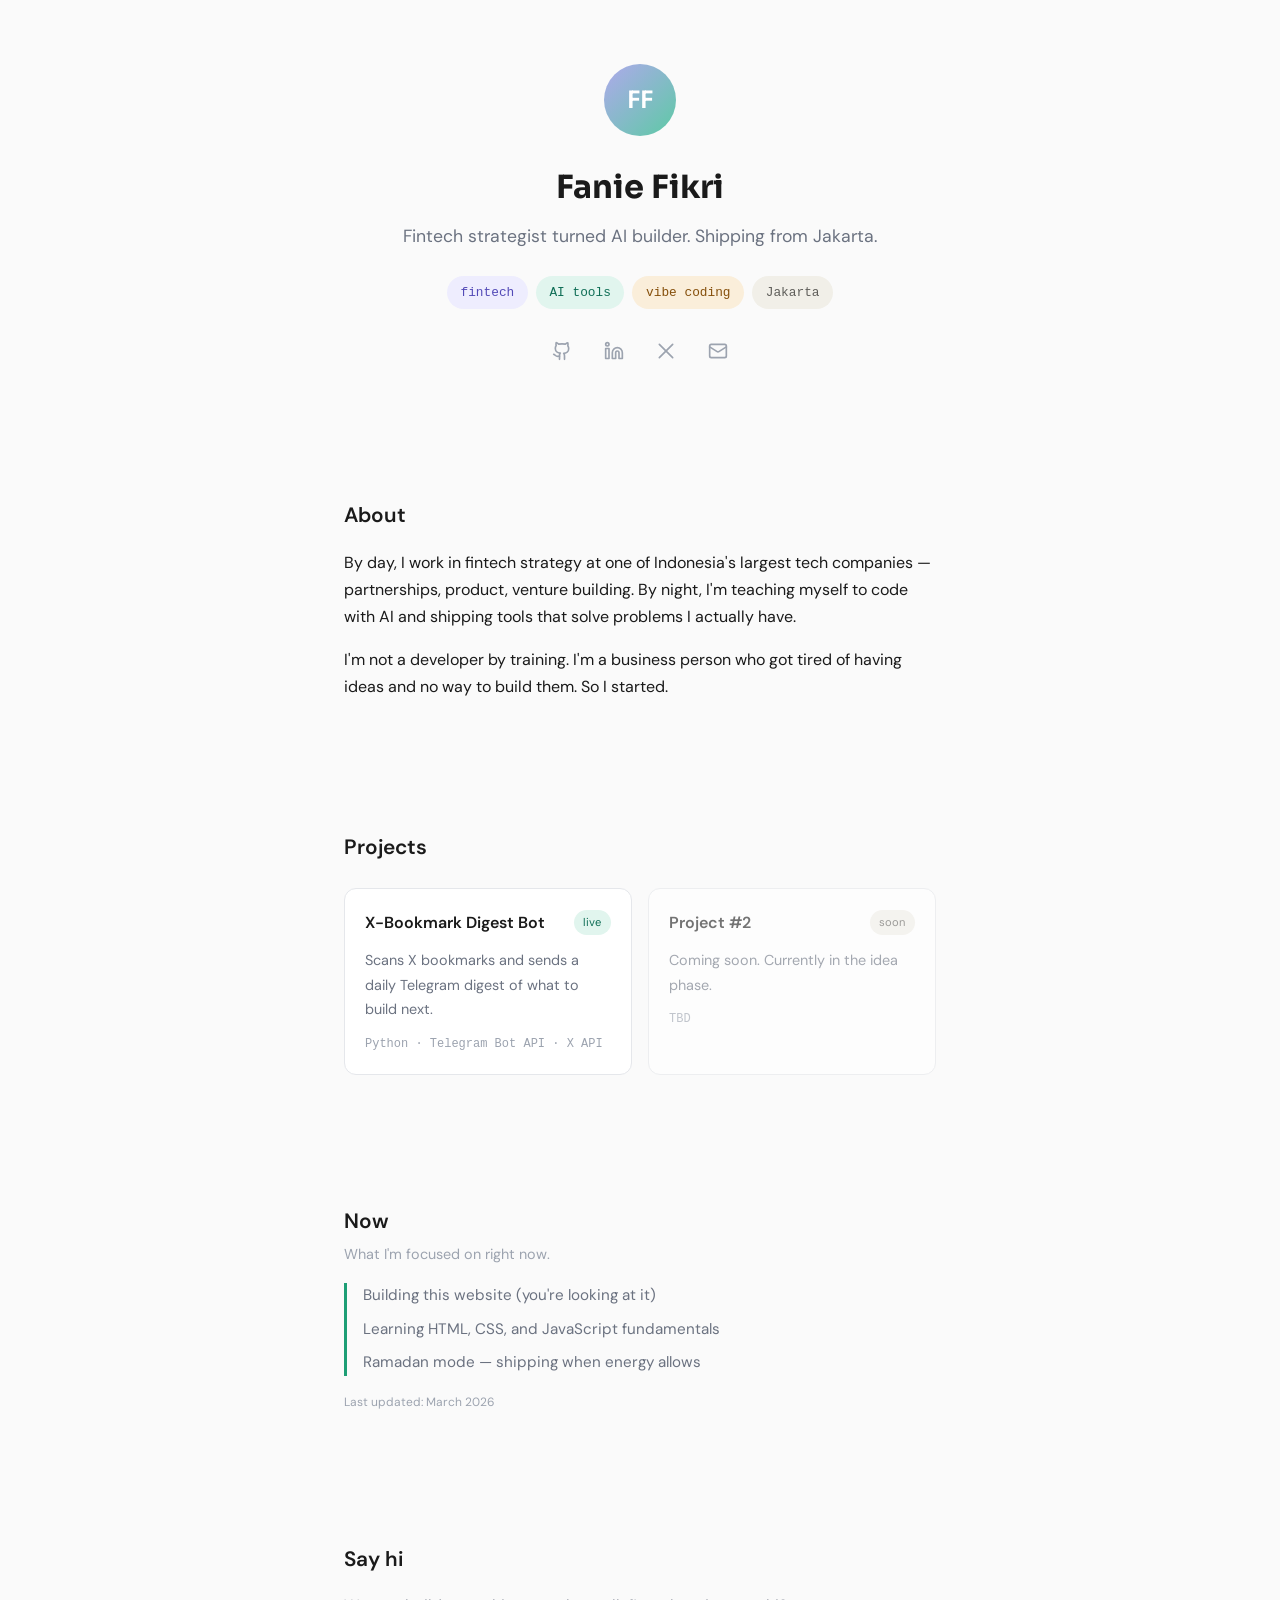
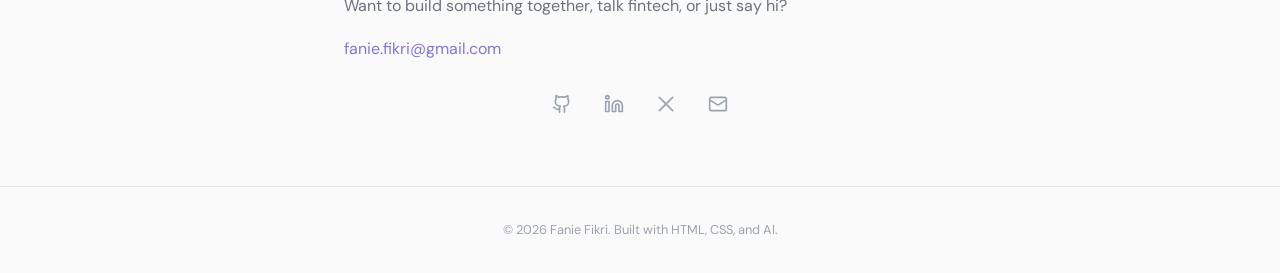
<file: index.html>
<!DOCTYPE html>
<html lang="en">
<head>
  <meta charset="UTF-8">
  <meta name="viewport" content="width=device-width, initial-scale=1.0">
  <title>Fanie Fikri — Builder</title>

  <!-- Primary meta -->
  <meta name="description" content="Fanie Fikri — Fintech strategist turned AI builder. Shipping tools from Jakarta.">
  <meta name="author" content="Fanie Fikri">

  <!-- Open Graph -->
  <meta property="og:title" content="Fanie Fikri — Builder">
  <meta property="og:description" content="Fintech strategist turned AI builder. Shipping from Jakarta.">
  <meta property="og:type" content="website">
  <meta property="og:url" content="https://faniefikri.com">
  <meta property="og:image" content="https://faniefikri.com/assets/og-image.png">

  <!-- Twitter Card -->
  <meta name="twitter:card" content="summary_large_image">
  <meta name="twitter:title" content="Fanie Fikri — Builder">
  <meta name="twitter:description" content="Fintech strategist turned AI builder. Shipping from Jakarta.">
  <meta name="twitter:image" content="https://faniefikri.com/assets/og-image.png">

  <!-- Favicon (SVG, inline data URI) -->
  <link rel="icon" type="image/svg+xml" href="data:image/svg+xml,%3Csvg xmlns='http://www.w3.org/2000/svg' viewBox='0 0 32 32'%3E%3Cdefs%3E%3ClinearGradient id='g' x1='0%25' y1='0%25' x2='100%25' y2='100%25'%3E%3Cstop offset='0%25' stop-color='%23AFA9EC'/%3E%3Cstop offset='100%25' stop-color='%235DCAA5'/%3E%3C/linearGradient%3E%3C/defs%3E%3Crect width='32' height='32' rx='8' fill='url(%23g)'/%3E%3Ctext x='16' y='21' font-family='sans-serif' font-size='13' font-weight='600' fill='white' text-anchor='middle'%3EFF%3C/text%3E%3C/svg%3E">

  <link rel="stylesheet" href="style.css">
  <!-- Google Fonts: Sora (display) + DM Sans (body) -->
  <link rel="preconnect" href="https://fonts.googleapis.com">
  <link rel="preconnect" href="https://fonts.gstatic.com" crossorigin>
  <link href="https://fonts.googleapis.com/css2?family=Sora:wght@400;600;700&family=DM+Sans:ital,opsz,wght@0,9..40,400;0,9..40,500;0,9..40,600;1,9..40,400&display=swap" rel="stylesheet">
</head>
<body>

  <!-- Hero section -->
  <section id="hero">
    <div class="container hero-container">

      <!-- Initials avatar -->
      <div class="avatar">FF</div>

      <!-- Name -->
      <h1 class="hero-name">Fanie Fikri</h1>

      <!-- One-liner -->
      <p class="hero-oneliner">Fintech strategist turned AI builder. Shipping from Jakarta.</p>

      <!-- Tag pills -->
      <div class="hero-tags">
        <span class="tag tag-fintech">fintech</span>
        <span class="tag tag-ai">AI tools</span>
        <span class="tag tag-vibe">vibe coding</span>
        <span class="tag tag-jakarta">Jakarta</span>
      </div>

      <!-- Social links -->
      <div class="hero-social">
        <!-- GitHub -->
        <a href="https://github.com/faniefikri" target="_blank" rel="noopener" aria-label="GitHub">
          <svg xmlns="http://www.w3.org/2000/svg" width="20" height="20" viewBox="0 0 24 24" fill="none" stroke="currentColor" stroke-width="2" stroke-linecap="round" stroke-linejoin="round">
            <path d="M15 22v-4a4.8 4.8 0 0 0-1-3.2c3 0 6-2 6-5.5.08-1.25-.27-2.48-1-3.5.28-1.15.28-2.35 0-3.5 0 0-1 0-3 1.5-2.64-.5-5.36-.5-8 0C6 2 5 2 5 2c-.3 1.15-.3 2.35 0 3.5A5.4 5.4 0 0 0 4 9c0 3.5 3 5.5 6 5.5-.39.49-.68 1.05-.85 1.65S9 17.44 9 18v4"/>
            <path d="M9 18c-4.51 2-5-2-7-2"/>
          </svg>
        </a>
        <!-- LinkedIn -->
        <a href="https://linkedin.com/in/faniefikri" target="_blank" rel="noopener" aria-label="LinkedIn">
          <svg xmlns="http://www.w3.org/2000/svg" width="20" height="20" viewBox="0 0 24 24" fill="none" stroke="currentColor" stroke-width="2" stroke-linecap="round" stroke-linejoin="round">
            <path d="M16 8a6 6 0 0 1 6 6v7h-4v-7a2 2 0 0 0-2-2 2 2 0 0 0-2 2v7h-4v-7a6 6 0 0 1 6-6z"/>
            <rect width="4" height="12" x="2" y="9"/>
            <circle cx="4" cy="4" r="2"/>
          </svg>
        </a>
        <!-- X / Twitter -->
        <a href="https://x.com/faekri9449" target="_blank" rel="noopener" aria-label="X (Twitter)">
          <svg xmlns="http://www.w3.org/2000/svg" width="20" height="20" viewBox="0 0 24 24" fill="none" stroke="currentColor" stroke-width="2" stroke-linecap="round" stroke-linejoin="round">
            <path d="M4 4l16 16"/>
            <path d="M4 20L20 4"/>
          </svg>
        </a>
        <!-- Email -->
        <a href="mailto:fanie.fikri@gmail.com" target="_blank" rel="noopener" aria-label="Email">
          <svg xmlns="http://www.w3.org/2000/svg" width="20" height="20" viewBox="0 0 24 24" fill="none" stroke="currentColor" stroke-width="2" stroke-linecap="round" stroke-linejoin="round">
            <rect width="20" height="16" x="2" y="4" rx="2"/>
            <path d="m22 7-8.97 5.7a1.94 1.94 0 0 1-2.06 0L2 7"/>
          </svg>
        </a>
      </div>

    </div>
  </section>

  <!-- About section -->
  <section id="about">
    <div class="container">
      <h2 class="section-heading">About</h2>
      <p>By day, I work in fintech strategy at one of Indonesia's largest tech companies — partnerships, product, venture building. By night, I'm teaching myself to code with AI and shipping tools that solve problems I actually have.</p>
      <p>I'm not a developer by training. I'm a business person who got tired of having ideas and no way to build them. So I started.</p>
    </div>
  </section>

  <!-- Projects section -->
  <section id="projects">
    <div class="container">
      <h2 class="section-heading">Projects</h2>

      <div class="projects-grid">

        <!-- Card 1: X-Bookmark Digest Bot (live) -->
        <a class="card" href="https://github.com/faniefikri/x-bookmarks" target="_blank" rel="noopener">
          <div class="card-top">
            <h3 class="card-name">X-Bookmark Digest Bot</h3>
            <span class="badge badge-live">live</span>
          </div>
          <p class="card-description">Scans X bookmarks and sends a daily Telegram digest of what to build next.</p>
          <p class="card-tech">Python · Telegram Bot API · X API</p>
        </a>

        <!-- Card 2: Placeholder (soon) -->
        <div class="card card-soon">
          <div class="card-top">
            <h3 class="card-name">Project #2</h3>
            <span class="badge badge-soon">soon</span>
          </div>
          <p class="card-description">Coming soon. Currently in the idea phase.</p>
          <p class="card-tech">TBD</p>
        </div>

      </div>
    </div>
  </section>

  <!-- Now section -->
  <section id="now">
    <div class="container">
      <h2 class="section-heading now-heading">Now</h2>
      <p class="now-subheading">What I'm focused on right now.</p>
      <ul class="now-list">
        <li>Building this website (you're looking at it)</li>
        <li>Learning HTML, CSS, and JavaScript fundamentals</li>
        <li>Ramadan mode — shipping when energy allows</li>
      </ul>
      <p class="now-updated">Last updated: March 2026</p>
    </div>
  </section>

  <!-- Contact section -->
  <section id="contact">
    <div class="container">
      <h2 class="section-heading">Say hi</h2>
      <p class="contact-text">Want to build something together, talk fintech, or just say hi?</p>
      <a class="contact-email" href="mailto:fanie.fikri@gmail.com">fanie.fikri@gmail.com</a>

      <!-- Social links (same as hero) -->
      <div class="hero-social contact-social">
        <!-- GitHub -->
        <a href="https://github.com/faniefikri" target="_blank" rel="noopener" aria-label="GitHub">
          <svg xmlns="http://www.w3.org/2000/svg" width="20" height="20" viewBox="0 0 24 24" fill="none" stroke="currentColor" stroke-width="2" stroke-linecap="round" stroke-linejoin="round">
            <path d="M15 22v-4a4.8 4.8 0 0 0-1-3.2c3 0 6-2 6-5.5.08-1.25-.27-2.48-1-3.5.28-1.15.28-2.35 0-3.5 0 0-1 0-3 1.5-2.64-.5-5.36-.5-8 0C6 2 5 2 5 2c-.3 1.15-.3 2.35 0 3.5A5.4 5.4 0 0 0 4 9c0 3.5 3 5.5 6 5.5-.39.49-.68 1.05-.85 1.65S9 17.44 9 18v4"/>
            <path d="M9 18c-4.51 2-5-2-7-2"/>
          </svg>
        </a>
        <!-- LinkedIn -->
        <a href="https://linkedin.com/in/faniefikri" target="_blank" rel="noopener" aria-label="LinkedIn">
          <svg xmlns="http://www.w3.org/2000/svg" width="20" height="20" viewBox="0 0 24 24" fill="none" stroke="currentColor" stroke-width="2" stroke-linecap="round" stroke-linejoin="round">
            <path d="M16 8a6 6 0 0 1 6 6v7h-4v-7a2 2 0 0 0-2-2 2 2 0 0 0-2 2v7h-4v-7a6 6 0 0 1 6-6z"/>
            <rect width="4" height="12" x="2" y="9"/>
            <circle cx="4" cy="4" r="2"/>
          </svg>
        </a>
        <!-- X / Twitter -->
        <a href="https://x.com/faekri9449" target="_blank" rel="noopener" aria-label="X (Twitter)">
          <svg xmlns="http://www.w3.org/2000/svg" width="20" height="20" viewBox="0 0 24 24" fill="none" stroke="currentColor" stroke-width="2" stroke-linecap="round" stroke-linejoin="round">
            <path d="M4 4l16 16"/>
            <path d="M4 20L20 4"/>
          </svg>
        </a>
        <!-- Email -->
        <a href="mailto:fanie.fikri@gmail.com" target="_blank" rel="noopener" aria-label="Email">
          <svg xmlns="http://www.w3.org/2000/svg" width="20" height="20" viewBox="0 0 24 24" fill="none" stroke="currentColor" stroke-width="2" stroke-linecap="round" stroke-linejoin="round">
            <rect width="20" height="16" x="2" y="4" rx="2"/>
            <path d="m22 7-8.97 5.7a1.94 1.94 0 0 1-2.06 0L2 7"/>
          </svg>
        </a>
      </div>
    </div>
  </section>

  <!-- Footer -->
  <footer>
    <div class="container">
      <p>© 2026 Fanie Fikri. Built with HTML, CSS, and AI.</p>
    </div>
  </footer>

</body>
</html>
</file>
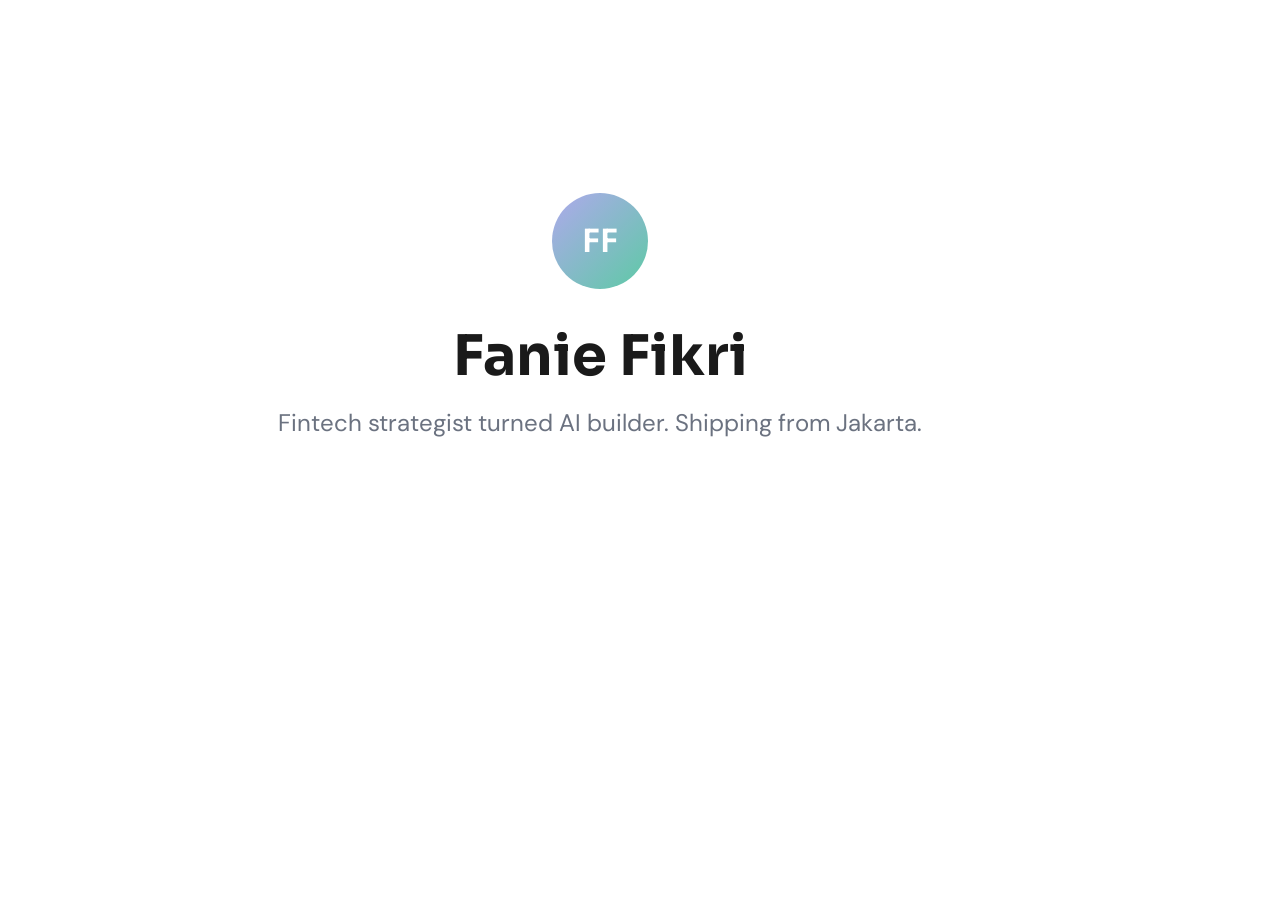
<file: og-image-template.html>
<!DOCTYPE html>
<html lang="en">
<head>
  <meta charset="UTF-8">
  <meta name="viewport" content="width=device-width, initial-scale=1.0">
  <title>OG Image Template — faniefikri.com</title>
  <link rel="preconnect" href="https://fonts.googleapis.com">
  <link rel="preconnect" href="https://fonts.gstatic.com" crossorigin>
  <link href="https://fonts.googleapis.com/css2?family=Sora:wght@400;600;700&family=DM+Sans:ital,opsz,wght@0,9..40,400;0,9..40,500;0,9..40,600;1,9..40,400&display=swap" rel="stylesheet">
  <style>
    *, *::before, *::after {
      box-sizing: border-box;
      margin: 0;
      padding: 0;
    }

    body {
      background: #FFFFFF;
      display: flex;
      align-items: center;
      justify-content: center;
      width: 1200px;
      height: 630px;
      overflow: hidden;
      font-family: "DM Sans", sans-serif;
    }

    /* The og:image canvas — screenshot this exact div */
    .og-canvas {
      width: 1200px;
      height: 630px;
      background: #FFFFFF;
      display: flex;
      flex-direction: column;
      align-items: center;
      justify-content: center;
      gap: 0;
    }

    .og-avatar {
      width: 96px;
      height: 96px;
      border-radius: 50%;
      background: linear-gradient(135deg, #AFA9EC, #5DCAA5);
      display: flex;
      align-items: center;
      justify-content: center;
      color: #FFFFFF;
      font-family: "Sora", sans-serif;
      font-weight: 600;
      font-size: 32px;
      margin-bottom: 2rem;
    }

    .og-name {
      font-family: "Sora", sans-serif;
      font-size: 3.5rem;
      font-weight: 700;
      color: #1A1A1A;
      margin-bottom: 1rem;
    }

    .og-oneliner {
      font-size: 1.5rem;
      color: #6B7280;
    }
  </style>
</head>
<body>
  <!--
    INSTRUCTIONS:
    1. Open this file in your browser
    2. Screenshot the white box (1200x630px)
    3. Save as assets/og-image.png
  -->
  <div class="og-canvas">
    <div class="og-avatar">FF</div>
    <h1 class="og-name">Fanie Fikri</h1>
    <p class="og-oneliner">Fintech strategist turned AI builder. Shipping from Jakarta.</p>
  </div>
</body>
</html>
</file>
<file: style.css>
/* ============================================================
   CSS RESET
   ============================================================ */
*, *::before, *::after {
  box-sizing: border-box;
  margin: 0;
  padding: 0;
}

/* ============================================================
   DESIGN TOKENS
   ============================================================ */
:root {
  /* Colors */
  --color-bg: #FAFAFA;
  --color-bg-card: #FFFFFF;
  --color-text: #1A1A1A;
  --color-text-muted: #6B7280;
  --color-text-light: #9CA3AF;
  --color-accent-purple: #7F77DD;
  --color-accent-teal: #1D9E75;
  --color-accent-gradient: linear-gradient(135deg, #AFA9EC, #5DCAA5);

  /* Tag colors */
  --color-tag-fintech-bg: #EEEDFE;
  --color-tag-fintech-text: #534AB7;
  --color-tag-ai-bg: #E1F5EE;
  --color-tag-ai-text: #0F6E56;
  --color-tag-vibe-bg: #FAEEDA;
  --color-tag-vibe-text: #854F0B;

  /* Badge colors */
  --color-badge-live-bg: #E1F5EE;
  --color-badge-live-text: #0F6E56;
  --color-badge-building-bg: #FAEEDA;
  --color-badge-building-text: #854F0B;
  --color-badge-soon-bg: #F1EFE8;
  --color-badge-soon-text: #5F5E5A;

  /* Typography */
  --font-display: "Sora", sans-serif;
  --font-body: "DM Sans", sans-serif;
  --font-mono: "JetBrains Mono", "Fira Code", monospace;

  /* Layout */
  --max-width: 640px;
  --spacing-section: 4rem;
}

/* ============================================================
   BASE
   ============================================================ */
body {
  background: var(--color-bg);
  font-family: var(--font-body);
  color: var(--color-text);
  line-height: 1.7;
  font-size: 16px;
}

/* ============================================================
   LAYOUT
   ============================================================ */
.container {
  max-width: var(--max-width);
  margin: 0 auto;
  padding: 0 1.5rem;
}

/* Section spacing */
section {
  padding: var(--spacing-section) 0;
}

/* ============================================================
   HERO
   ============================================================ */
.hero-container {
  display: flex;
  flex-direction: column;
  align-items: center;
  text-align: center;
}

/* Avatar */
.avatar {
  width: 72px;
  height: 72px;
  border-radius: 50%;
  background: var(--color-accent-gradient);
  display: flex;
  align-items: center;
  justify-content: center;
  color: #FFFFFF;
  font-weight: 600;
  font-size: 24px;
  font-family: var(--font-display);
  margin-bottom: 1.5rem;
}

/* Name */
.hero-name {
  font-family: var(--font-display);
  font-size: 2rem;
  font-weight: 700;
  color: var(--color-text);
  margin-bottom: 0.5rem;
}

/* One-liner */
.hero-oneliner {
  color: var(--color-text-muted);
  font-size: 1.1rem;
  margin-bottom: 1.5rem;
}

/* Tag pills */
.hero-tags {
  display: flex;
  flex-wrap: wrap;
  justify-content: center;
  gap: 0.5rem;
  margin-bottom: 1.5rem;
}

.tag {
  font-family: var(--font-mono);
  font-size: 0.8rem;
  padding: 0.35rem 0.85rem;
  border-radius: 100px;
}

.tag-fintech {
  background: var(--color-tag-fintech-bg);
  color: var(--color-tag-fintech-text);
}

.tag-ai {
  background: var(--color-tag-ai-bg);
  color: var(--color-tag-ai-text);
}

.tag-vibe {
  background: var(--color-tag-vibe-bg);
  color: var(--color-tag-vibe-text);
}

.tag-jakarta {
  background: var(--color-badge-soon-bg);
  color: var(--color-badge-soon-text);
}

/* Social links */
.hero-social {
  display: flex;
  align-items: center;
  justify-content: center;
  gap: 1rem;
}

.hero-social a {
  display: flex;
  align-items: center;
  justify-content: center;
  color: var(--color-text-light);
  text-decoration: none;
  transition: color 0.15s ease;
  padding: 0.5rem;
}

.hero-social a:hover {
  color: var(--color-text);
}

/* ============================================================
   ABOUT
   ============================================================ */
.section-heading {
  font-size: 1.3rem;
  font-weight: 600;
  margin-bottom: 1rem;
}

#about p {
  font-size: 1rem;
  color: var(--color-text);
  line-height: 1.7;
  margin-bottom: 1rem;
}

#about p:last-child {
  margin-bottom: 0;
}

/* ============================================================
   PROJECTS
   ============================================================ */
#projects .section-heading {
  margin-bottom: 1.5rem;
}

.projects-grid {
  display: grid;
  grid-template-columns: 1fr 1fr;
  gap: 1rem;
}

.card {
  background: var(--color-bg-card);
  border: 1px solid #E5E7EB;
  border-radius: 12px;
  padding: 1.25rem;
  text-decoration: none;
  color: inherit;
  display: block;
  transition: border-color 0.15s ease;
}

.card:hover {
  border-color: #D1D5DB;
}

.card-soon {
  opacity: 0.6;
}

.card-top {
  display: flex;
  align-items: center;
  justify-content: space-between;
  gap: 0.5rem;
}

.card-name {
  font-size: 1rem;
  font-weight: 600;
  color: var(--color-text);
}

.badge {
  font-size: 0.7rem;
  padding: 0.2rem 0.6rem;
  border-radius: 100px;
  white-space: nowrap;
  flex-shrink: 0;
}

.badge-live {
  background: var(--color-badge-live-bg);
  color: var(--color-badge-live-text);
}

.badge-building {
  background: var(--color-badge-building-bg);
  color: var(--color-badge-building-text);
}

.badge-soon {
  background: var(--color-badge-soon-bg);
  color: var(--color-badge-soon-text);
}

.card-description {
  font-size: 0.9rem;
  color: var(--color-text-muted);
  margin: 0.75rem 0;
}

.card-tech {
  font-family: var(--font-mono);
  font-size: 0.75rem;
  color: var(--color-text-light);
}

/* ============================================================
   NOW
   ============================================================ */
.now-heading {
  margin-bottom: 0.25rem;
}

.now-subheading {
  font-size: 0.9rem;
  color: var(--color-text-light);
  margin-bottom: 1rem;
}

.now-list {
  list-style: none;
  border-left: 3px solid var(--color-accent-teal);
  padding-left: 1rem;
}

.now-list li {
  font-size: 0.95rem;
  color: var(--color-text-muted);
  line-height: 1.7;
  margin-bottom: 0.5rem;
}

.now-list li:last-child {
  margin-bottom: 0;
}

.now-updated {
  font-size: 0.75rem;
  color: var(--color-text-light);
  margin-top: 1rem;
}

/* ============================================================
   CONTACT
   ============================================================ */
.contact-text {
  font-size: 1rem;
  color: var(--color-text-muted);
  margin-bottom: 1rem;
}

.contact-email {
  color: var(--color-accent-purple);
  text-decoration: none;
  font-size: 1rem;
}

.contact-email:hover {
  text-decoration: underline;
}

.contact-social {
  margin-top: 1.5rem;
}

/* ============================================================
   FOOTER
   ============================================================ */
footer {
  border-top: 1px solid #E5E7EB;
  padding: 2rem 0;
  text-align: center;
}

footer p {
  font-size: 0.8rem;
  color: var(--color-text-light);
}

/* ============================================================
   RESPONSIVE — MOBILE (< 640px)
   ============================================================ */
@media (max-width: 639px) {
  .container {
    padding: 0 1.25rem;
  }

  .hero-name {
    font-size: 1.6rem;
  }

  .projects-grid {
    grid-template-columns: 1fr;
  }

  .hero-social {
    gap: 0.5rem;
  }

  /* Ensure touch targets are at least 44px */
  .hero-social a {
    padding: 0.75rem;
  }
}

/* ============================================================
   RESPONSIVE — TABLET (640px - 1024px)
   ============================================================ */
@media (min-width: 640px) and (max-width: 1024px) {
  .projects-grid {
    grid-template-columns: 1fr 1fr;
  }
}

/* ============================================================
   RESPONSIVE — GENERAL SAFETY
   ============================================================ */
img {
  max-width: 100%;
  height: auto;
}

body {
  overflow-x: hidden;
}
</file>
